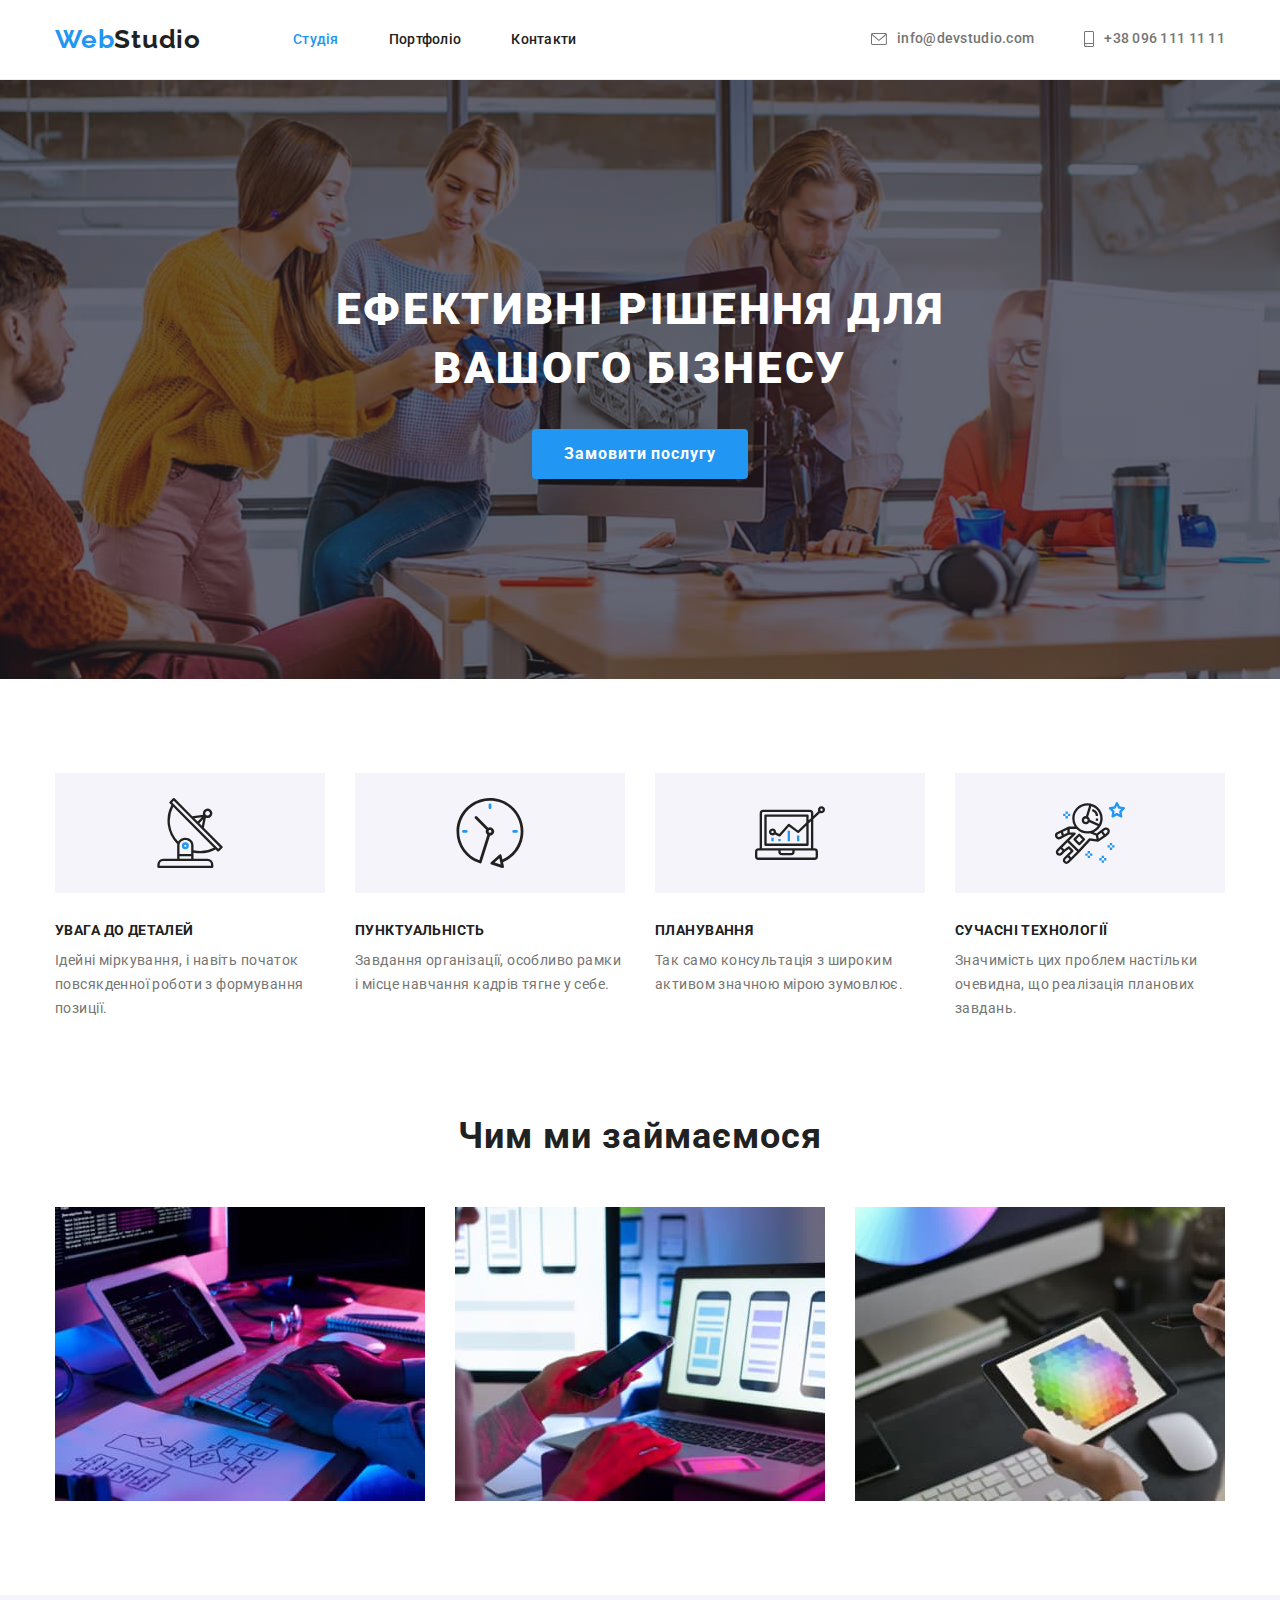
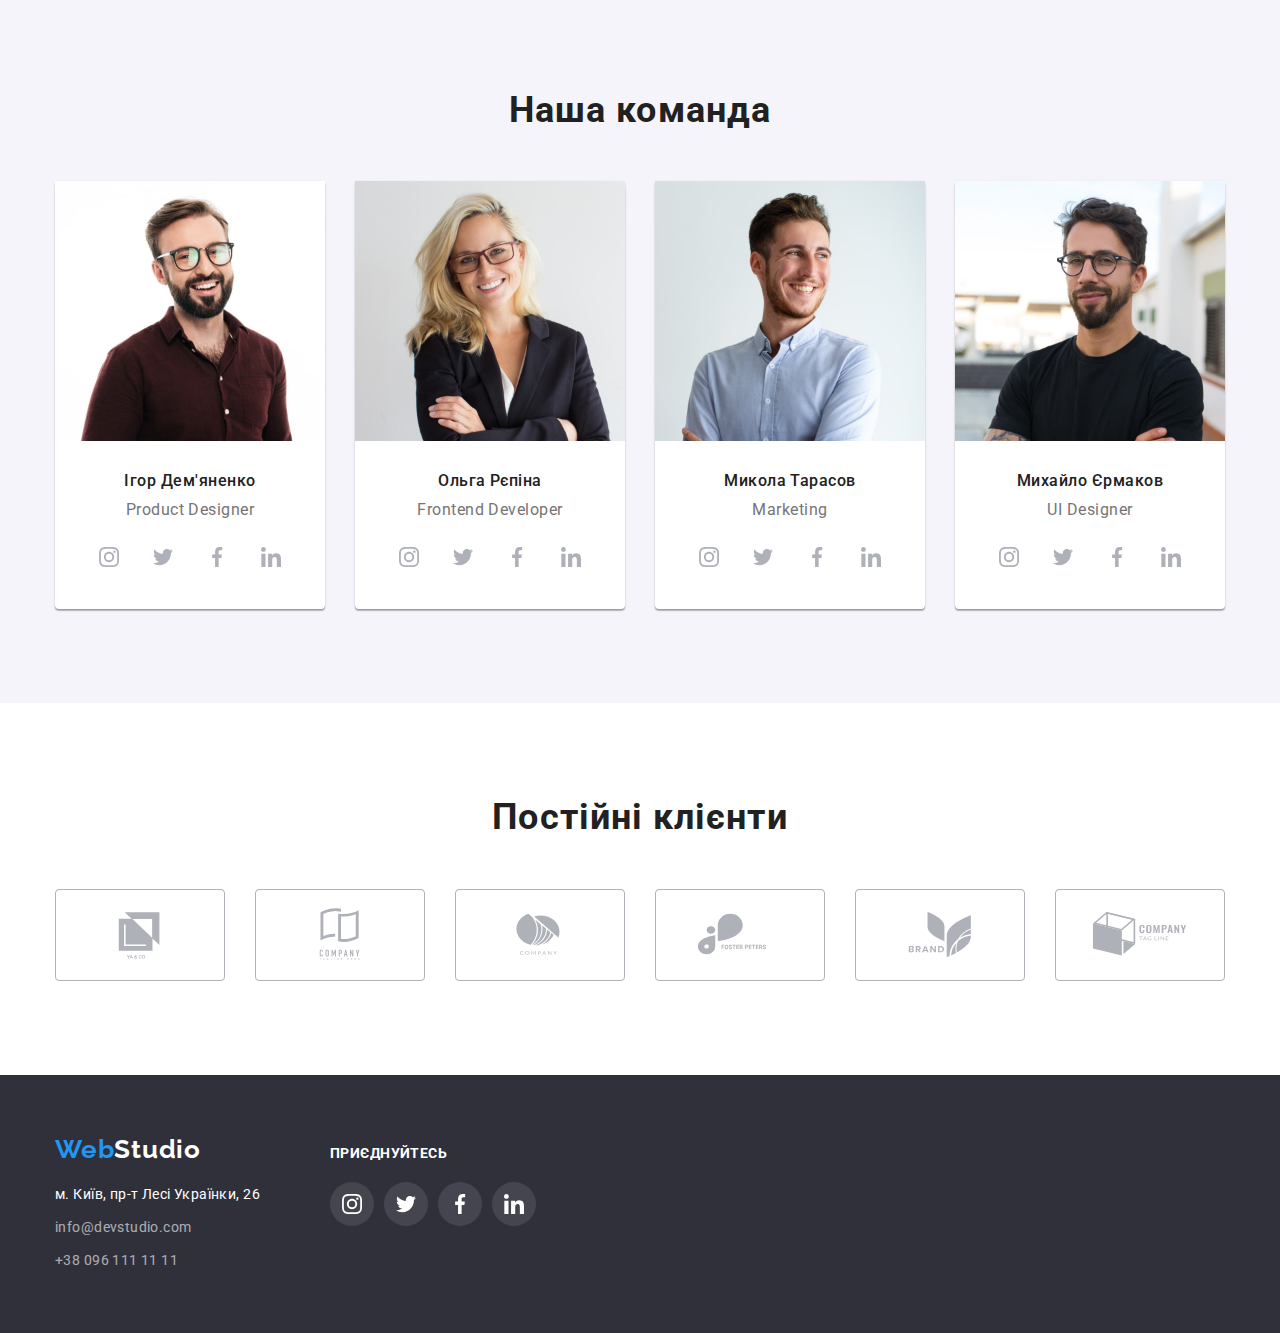
<file: index.html>
<!DOCTYPE html>
<html lang="uk">
  <head>
    <meta charset="UTF-8" />
    <meta http-equiv="X-UA-Compatible" content="IE=edge" />
    <meta name="viewport" content="width=device-width, initial-scale=1.0" />
    <title>Веб Студія</title>
    <link rel="preconnect" href="https://fonts.googleapis.com" />
    <link rel="preconnect" href="https://fonts.gstatic.com" crossorigin />
    <link
      rel="stylesheet"
      href="https://cdn.jsdelivr.net/npm/modern-normalize@1.1.0/modern-normalize.min.css"
    />
    <link
      href="https://fonts.googleapis.com/css2?family=Raleway:wght@700&family=Roboto:wght@400;500;700;900&display=swap"
      rel="stylesheet"
    />
    <link rel="stylesheet" href="./css/styles.css" />
  </head>
  <body>
    <header class="page-header">
      <div class="container">
        <nav class="page-navigation">
          <a class="logo link" href="./index.html"
            ><span class="logo-part">Web</span>Studio</a
          >
          <ul class="menu list">
            <li>
              <a class="menu-link link current" href="./index.html">Студія</a>
            </li>
            <li>
              <a class="menu-link link" href="./portfolio.html">Портфоліо</a>
            </li>
            <li><a class="menu-link link" href="#contacts">Контакти</a></li>
          </ul>
        </nav>
        <ul class="list menu-contacts">
          <li>
            <a class="mail-link link" href="mailto:info@devstudio.com">
              <svg class="mail-svg">
                <use href="./images/icons.svg#icon-envelope"></use>
              </svg>
              info@devstudio.com</a
            >
          </li>
          <li>
            <a class="phone-link link" href="tel:+380961111111">
              <svg class="phone-svg">
                <use href="./images/icons.svg#icon-smartphone"></use>
              </svg>
              +38 096 111 11 11</a
            >
          </li>
        </ul>
      </div>
    </header>
    <main>
      <section class="hero section">
        <div class="container">
          <h1 class="hero-title">Ефективні рішення для вашого бізнесу</h1>
          <button class="hero-button btn" type="button">
            Замовити послугу
          </button>
        </div>
      </section>
      <section class="features section">
        <div class="container">
          <h2 class="visually-hidden">Наші особливості</h2>
          <ul class="list list-features">
            <li class="features-item">
              <div class="features-box">
                <svg class="features-icon">
                  <use href="./images/icons.svg#icon-antenna-1"></use>
                </svg>
              </div>
              <h3 class="features-subtitle">Увага до деталей</h3>
              <p class="features-text">
                Ідейні міркування, і навіть початок повсякденної роботи з
                формування позиції.
              </p>
            </li>
            <li class="features-item">
              <div class="features-box">
                <svg class="features-icon">
                  <use href="./images/icons.svg#icon-clock-1"></use>
                </svg>
              </div>
              <h3 class="features-subtitle">Пунктуальність</h3>
              <p class="features-text">
                Завдання організації, особливо рамки і місце навчання кадрів
                тягне у себе.
              </p>
            </li>
            <li class="features-item">
              <div class="features-box">
                <svg class="features-icon">
                  <use href="./images/icons.svg#icon-diagram-1"></use>
                </svg>
              </div>
              <h3 class="features-subtitle">Планування</h3>
              <p class="features-text">
                Так само консультація з широким активом значною мірою зумовлює.
              </p>
            </li>
            <li class="features-item">
              <div class="features-box">
                <svg class="features-icon">
                  <use href="./images/icons.svg#icon-astronaut-1"></use>
                </svg>
              </div>
              <h3 class="features-subtitle">Сучасні технології</h3>
              <p class="features-text">
                Значимість цих проблем настільки очевидна, що реалізація
                планових завдань.
              </p>
            </li>
          </ul>
        </div>
      </section>
      <section class="work section">
        <div class="container">
          <h2 class="section-title">Чим ми займаємося</h2>
          <ul class="list list-work">
            <li class="work-item">
              <img
                class="work-img"
                src="./images/images-index/box1.jpg"
                alt="Лептоп"
                width="370"
                height="294"
              />
            </li>
            <li class="work-item">
              <img
                class="work-img"
                src="./images/images-index/box2.jpg"
                alt="Смартфон"
                width="370"
                height="294"
              />
            </li>
            <li class="work-item">
              <img
                class="work-img"
                src="./images/images-index/box3.jpg"
                alt="Планшет"
                width="370"
                height="294"
              />
            </li>
          </ul>
        </div>
      </section>
      <section class="team section">
        <div class="container">
          <h2 class="section-title">Наша команда</h2>
          <ul class="list team-list">
            <li class="team-item">
              <img
                class="team-img"
                src="./images/images-index/photo-igor.jpg"
                alt="Ігор Дем'яненко фото"
                width="270"
                height="260"
              />
              <div class="team-box">
                <h3 class="team-name">Ігор Дем'яненко</h3>
                <p class="team-place" lang="en">Product Designer</p>
                <ul class="team-social-list list">
                  <li class="team-social-item">
                    <a href="#" class="team-link link">
                      <svg class="team-logo-social">
                        <use href="./images/icons.svg#icon-instagram-2"></use>
                      </svg>
                    </a>
                  </li>
                  <li class="team-social-item">
                    <a href="#" class="team-link link">
                      <svg class="team-logo-social">
                        <use href="./images/icons.svg#icon-twitter-1"></use>
                      </svg>
                    </a>
                  </li>
                  <li class="team-social-item">
                    <a href="#" class="team-link link">
                      <svg class="team-logo-social">
                        <use href="./images/icons.svg#icon-facebook-1"></use>
                      </svg>
                    </a>
                  </li>
                  <li class="team-social-item">
                    <a href="#" class="team-link link">
                      <svg class="team-logo-social">
                        <use href="./images/icons.svg#icon-linkedin-1"></use>
                      </svg>
                    </a>
                  </li>
                </ul>
              </div>
            </li>
            <li class="team-item">
              <img
                class="team-img"
                src="./images/images-index/photo-olga.jpg"
                alt="Ольга Рєпіна фото"
                width="270"
                height="260"
              />
              <div class="team-box">
                <h3 class="team-name">Ольга Рєпіна</h3>
                <p class="team-place" lang="en">Frontend Developer</p>
                <ul class="team-social-list list">
                  <li class="team-social-item">
                    <a href="#" class="team-link link">
                      <svg class="team-logo-social">
                        <use href="./images/icons.svg#icon-instagram-2"></use>
                      </svg>
                    </a>
                  </li>
                  <li class="team-social-item">
                    <a href="#" class="team-link link">
                      <svg class="team-logo-social">
                        <use href="./images/icons.svg#icon-twitter-1"></use>
                      </svg>
                    </a>
                  </li>
                  <li class="team-social-item">
                    <a href="#" class="team-link link">
                      <svg class="team-logo-social">
                        <use href="./images/icons.svg#icon-facebook-1"></use>
                      </svg>
                    </a>
                  </li>
                  <li class="team-social-item">
                    <a href="#" class="team-link link">
                      <svg class="team-logo-social">
                        <use href="./images/icons.svg#icon-linkedin-1"></use>
                      </svg>
                    </a>
                  </li>
                </ul>
              </div>
            </li>
            <li class="team-item">
              <img
                class="team-img"
                src="./images/images-index/photo-mykola.jpg"
                alt="Микола Тарасов фото"
                width="270"
                height="260"
              />
              <div class="team-box">
                <h3 class="team-name">Микола Тарасов</h3>
                <p class="team-place" lang="en">Marketing</p>
                <ul class="team-social-list list">
                  <li class="team-social-item">
                    <a href="#" class="team-link link">
                      <svg class="team-logo-social">
                        <use href="./images/icons.svg#icon-instagram-2"></use>
                      </svg>
                    </a>
                  </li>
                  <li class="team-social-item">
                    <a href="#" class="team-link link">
                      <svg class="team-logo-social">
                        <use href="./images/icons.svg#icon-twitter-1"></use>
                      </svg>
                    </a>
                  </li>
                  <li class="team-social-item">
                    <a href="#" class="team-link link">
                      <svg class="team-logo-social">
                        <use href="./images/icons.svg#icon-facebook-1"></use>
                      </svg>
                    </a>
                  </li>
                  <li class="team-social-item">
                    <a href="#" class="team-link link">
                      <svg class="team-logo-social">
                        <use href="./images/icons.svg#icon-linkedin-1"></use>
                      </svg>
                    </a>
                  </li>
                </ul>
              </div>
            </li>
            <li class="team-item">
              <img
                class="team-img"
                src="./images/images-index/photo-mychailo.jpg"
                alt="Михайло Єрмаков фото"
                width="270"
                height="260"
              />
              <div class="team-box">
                <h3 class="team-name">Михайло Єрмаков</h3>
                <p class="team-place" lang="en">UI Designer</p>
                <ul class="team-social-list list">
                  <li class="team-social-item">
                    <a href="#" class="team-link link">
                      <svg class="team-logo-social">
                        <use href="./images/icons.svg#icon-instagram-2"></use>
                      </svg>
                    </a>
                  </li>
                  <li class="team-social-item">
                    <a href="#" class="team-link link">
                      <svg class="team-logo-social">
                        <use href="./images/icons.svg#icon-twitter-1"></use>
                      </svg>
                    </a>
                  </li>
                  <li class="team-social-item">
                    <a href="#" class="team-link link">
                      <svg class="team-logo-social">
                        <use href="./images/icons.svg#icon-facebook-1"></use>
                      </svg>
                    </a>
                  </li>
                  <li class="team-social-item">
                    <a href="#" class="team-link link">
                      <svg class="team-logo-social">
                        <use href="./images/icons.svg#icon-linkedin-1"></use>
                      </svg>
                    </a>
                  </li>
                </ul>
              </div>
            </li>
          </ul>
        </div>
      </section>
      <section class="clients section">
        <div class="container">
          <h2 class="clients-title">Постійні клієнти</h2>
          <ul class="clients-list list">
            <li class="clients-item">
              <a href="#" class="client-link link"
                ><svg class="client-logo">
                  <use href="./images/icons.svg#icon-Logo"></use></svg
              ></a>
            </li>
            <li class="clients-item">
              <a href="#" class="client-link link"
                ><svg class="client-logo">
                  <use href="./images/icons.svg#icon-Logo-2"></use></svg
              ></a>
            </li>
            <li class="clients-item">
              <a href="#" class="client-link link"
                ><svg class="client-logo">
                  <use href="./images/icons.svg#icon-Logo-3"></use></svg
              ></a>
            </li>
            <li class="clients-item">
              <a href="#" class="client-link link"
                ><svg class="client-logo">
                  <use href="./images/icons.svg#icon-Logo-4"></use></svg
              ></a>
            </li>
            <li class="clients-item">
              <a href="#" class="client-link link"
                ><svg class="client-logo">
                  <use href="./images/icons.svg#icon-Logo-5"></use></svg
              ></a>
            </li>
            <li class="clients-item">
              <a href="#" class="client-link link"
                ><svg class="client-logo">
                  <use href="./images/icons.svg#icon-Logo-6"></use></svg
              ></a>
            </li>
          </ul>
        </div>
      </section>
    </main>
    <footer class="footer" id="contacts">
      <div class="container">
        <div class="footer-address">
          <a class="footer-logo logo link" href="./index.html"
            ><span class="logo-part-footer">Web</span>Studio</a
          >
          <address class="contacts">
            <ul class="list">
              <li class="footer-item">
                <a
                  class="link contacts-address"
                  href="https://goo.gl/maps/Pqn4MnMT374ScPbN7"
                  target="_blank"
                  rel="noopener noreferrer nofollow"
                >
                  м. Київ, пр-т Лесі Українки, 26</a
                >
              </li>
              <li class="footer-item">
                <a class="link contacts-mail" href="mailto:info@devstudio.com"
                  >info@devstudio.com</a
                >
              </li>
              <li>
                <a class="link contacts-phone" href="tel:+380961111111"
                  >+38 096 111 11 11</a
                >
              </li>
            </ul>
          </address>
        </div>
        <div class="footer-social">
          <p class="join-title">Приєднуйтесь</p>
          <ul class="footer-icons-list list">
            <li class="footer-icons-item">
              <a href="#" class="footer-link link">
                <svg class="footer-icon">
                  <use href="./images/icons.svg#icon-instagram-2"></use>
                </svg>
              </a>
            </li>
            <li class="footer-icons-item">
              <a href="#" class="footer-link link">
                <svg class="footer-icon">
                  <use href="./images/icons.svg#icon-twitter-1"></use>
                </svg>
              </a>
            </li>
            <li class="footer-icons-item">
              <a href="#" class="footer-link link">
                <svg class="footer-icon">
                  <use href="./images/icons.svg#icon-facebook-1"></use>
                </svg>
              </a>
            </li>
            <li class="footer-icons-item">
              <a href="#" class="footer-link link">
                <svg class="footer-icon">
                  <use href="./images/icons.svg#icon-linkedin-1"></use>
                </svg>
              </a>
            </li>
          </ul>
        </div>
      </div>
    </footer>
  </body>
</html>
</file>
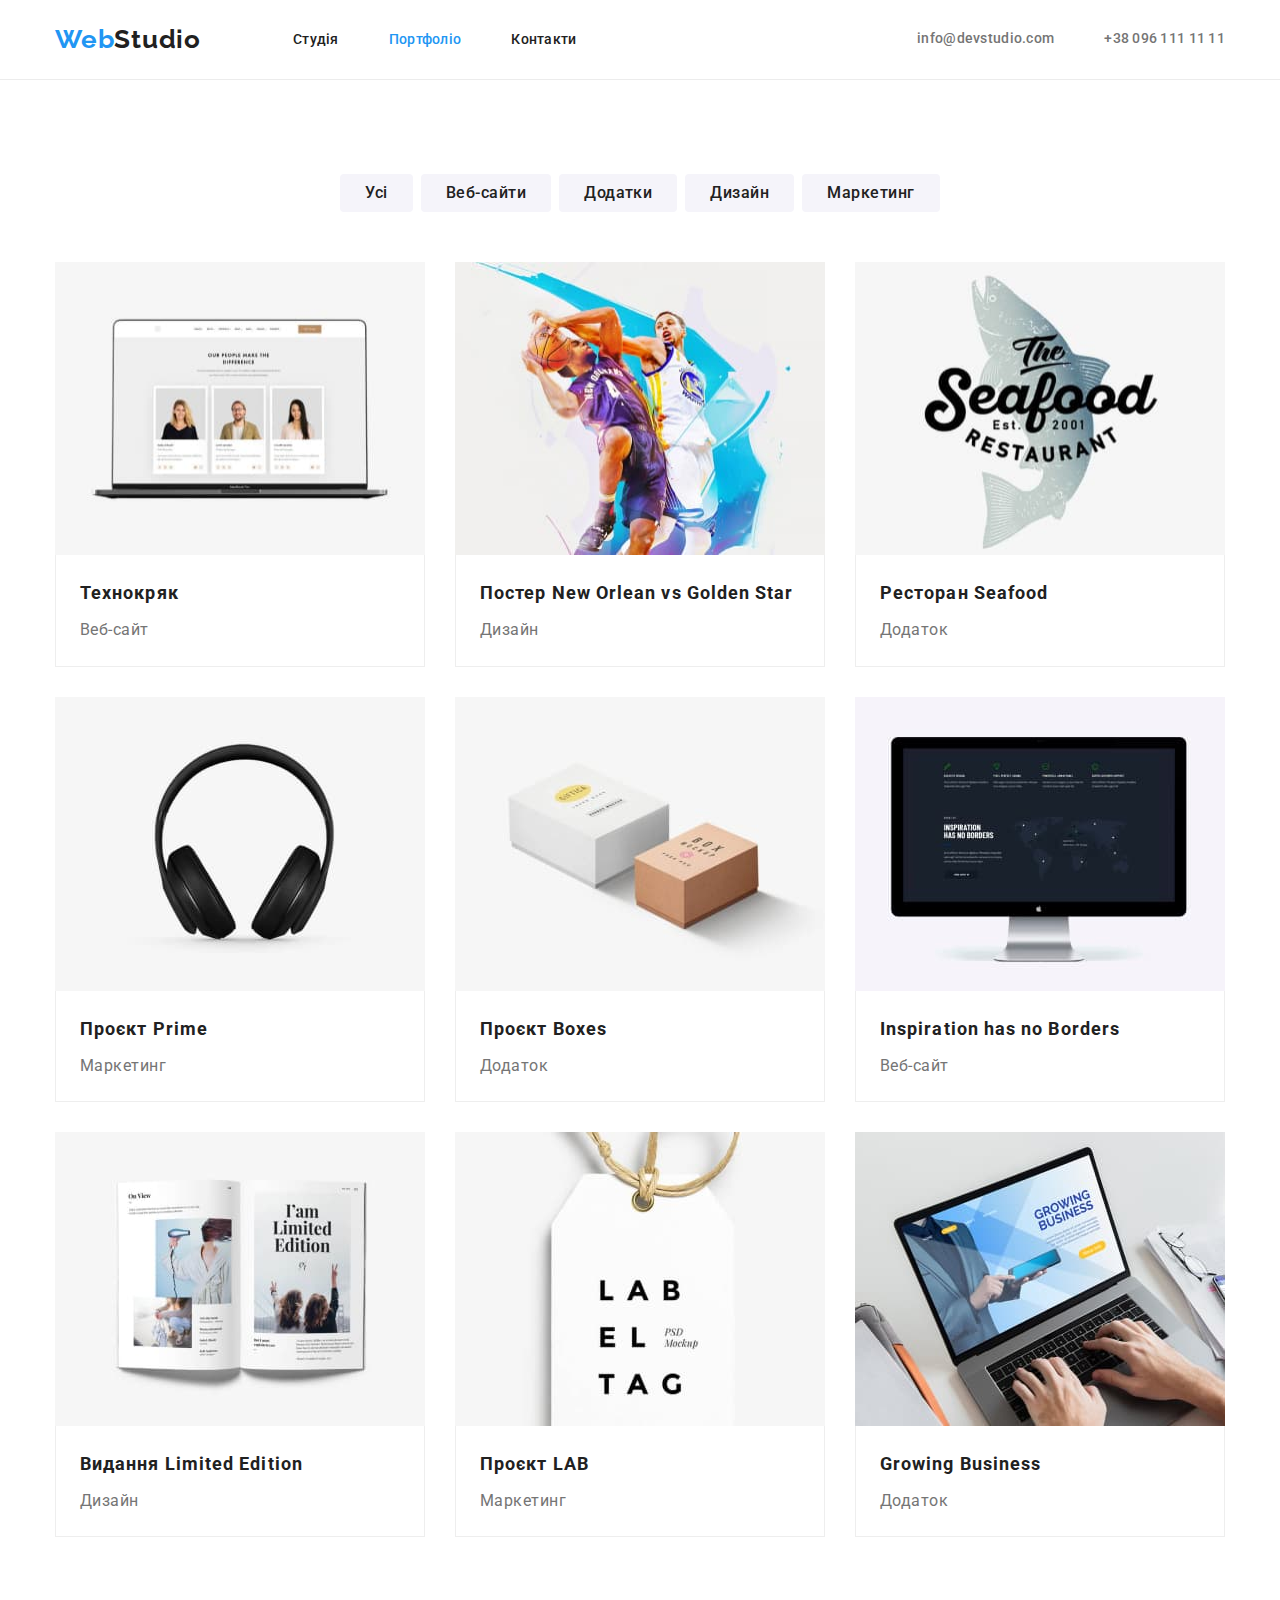
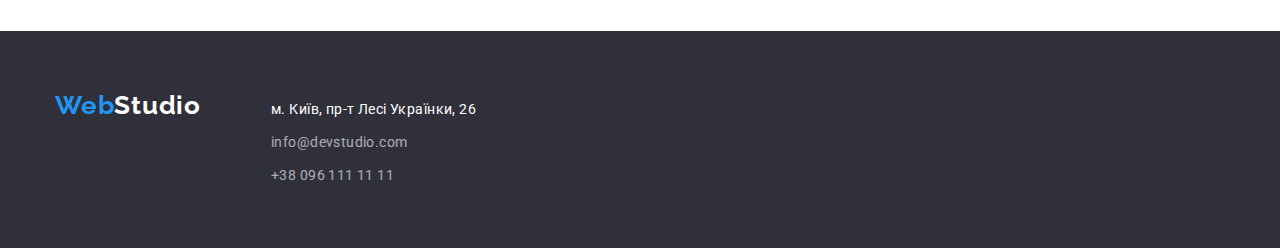
<file: portfolio.html>
<!DOCTYPE html>
<html lang="uk">
  <head>
    <meta charset="UTF-8" />
    <meta http-equiv="X-UA-Compatible" content="IE=edge" />
    <meta name="viewport" content="width=device-width, initial-scale=1.0" />
    <title>Портфоліо</title>
    <link rel="preconnect" href="https://fonts.googleapis.com" />
    <link rel="preconnect" href="https://fonts.gstatic.com" crossorigin />
    <link
      rel="stylesheet"
      href="https://cdn.jsdelivr.net/npm/modern-normalize@1.1.0/modern-normalize.min.css"
    />
    <link
      href="https://fonts.googleapis.com/css2?family=Raleway:wght@700&family=Roboto:wght@400;500;700;900&display=swap"
      rel="stylesheet"
    />
    <link rel="stylesheet" href="./css/styles.css" />
  </head>
  <body>
    <header class="page-header">
      <div class="container">
        <nav class="page-navigation">
          <a class="logo link" href="./index.html"
            ><span class="logo-part">Web</span>Studio</a
          >
          <ul class="menu list">
            <li>
              <a class="menu-link link" href="./index.html">Студія</a>
            </li>
            <li>
              <a class="menu-link link current" href="./portfolio.html"
                >Портфоліо</a
              >
            </li>
            <li><a class="menu-link link" href="">Контакти</a></li>
          </ul>
        </nav>
        <ul class="list menu-contacts">
          <li>
            <a class="mail-link link" href="mailto:info@devstudio.com"
              >info@devstudio.com</a
            >
          </li>
          <li>
            <a class="phone-link link" href="tel:+380961111111"
              >+38 096 111 11 11</a
            >
          </li>
        </ul>
      </div>
    </header>
    <main>
      <section class="portfolio section">
        <div class="container">
          <h1 class="visually-hidden">Портфоліо</h1>
          <ul class="list portfolio-menu">
            <li class="portfolio-menu-item">
              <button class="portfolio-button btn" type="button">Усі</button>
            </li>
            <li class="portfolio-menu-item">
              <button class="portfolio-button btn" type="button">
                Веб-сайти
              </button>
            </li>
            <li class="portfolio-menu-item">
              <button class="portfolio-button btn" type="button">
                Додатки
              </button>
            </li>
            <li class="portfolio-menu-item">
              <button class="portfolio-button btn" type="button">Дизайн</button>
            </li>
            <li class="portfolio-menu-item">
              <button class="portfolio-button btn" type="button">
                Маркетинг
              </button>
            </li>
          </ul>

          <ul class="list portfolio-list">
            <li class="portfolio-list-item">
              <a class="portfolio-box-link link" href="#"></a>
              <img
                class="portfolio-img"
                src="./images/images-portfolio/project-1.jpg"
                alt="Проект веб-сайту"
                width="370"
                height="294"
              />
              <div class="portfolio-container">
                <h2 class="portfolio-name">Технокряк</h2>
                <p class="portfolio-text">Веб-сайт</p>
              </div>
            </li>
            <li class="portfolio-list-item">
              <a class="portfolio-box-link link" href="#"></a>
              <img
                class="portfolio-img"
                src="./images/images-portfolio/project-2.jpg"
                alt="Постер баскетбол"
                width="370"
                height="294"
              />
              <div class="portfolio-container">
                <h2 class="portfolio-name">
                  Постер <span lang="en"> New Orlean vs Golden Star</span>
                </h2>
                <p class="portfolio-text">Дизайн</p>
              </div>
            </li>
            <li class="portfolio-list-item">
              <a class="portfolio-box-link link" href="#"></a>
              <img
                class="portfolio-img"
                src="./images/images-portfolio/project-3.jpg"
                alt="Проект ресторану"
                width="370"
                height="294"
              />
              <div class="portfolio-container">
                <h2 class="portfolio-name">
                  Ресторан <span lang="en">Seafood</span>
                </h2>
                <p class="portfolio-text">Додаток</p>
              </div>
            </li>
            <li class="portfolio-list-item">
              <a class="portfolio-box-link link" href="#"></a>
              <img
                class="portfolio-img"
                src="./images/images-portfolio/project-4.jpg"
                alt="Проект маркетингу"
                width="370"
                height="294"
              />
              <div class="portfolio-container">
                <h2 class="portfolio-name">
                  Проєкт <span lang="en">Prime</span>
                </h2>
                <p class="portfolio-text">Маркетинг</p>
              </div>
            </li>
            <li class="portfolio-list-item">
              <a class="portfolio-box-link link" href="#"></a>
              <img
                class="portfolio-img"
                src="./images/images-portfolio/project-5.jpg"
                alt="Проект додатку"
                width="370"
                height="294"
              />
              <div class="portfolio-container">
                <h2 class="portfolio-name">
                  Проєкт <span lang="en">Boxes</span>
                </h2>
                <p class="portfolio-text">Додаток</p>
              </div>
            </li>
            <li class="portfolio-list-item">
              <a class="portfolio-box-link link" href="#"></a>
              <img
                class="portfolio-img"
                src="./images/images-portfolio/project-6.jpg"
                alt="Проект веб-сайту"
                width="370"
                height="294"
              />
              <div class="portfolio-container">
                <h2 class="portfolio-name" lang="en">
                  Inspiration has no Borders
                </h2>
                <p class="portfolio-text">Веб-сайт</p>
              </div>
            </li>
            <li class="portfolio-list-item">
              <a class="portfolio-box-link link" href="#"></a>
              <img
                class="portfolio-img"
                src="./images/images-portfolio/project-7.jpg"
                alt="Проект Дизайну"
                width="370"
                height="294"
              />
              <div class="portfolio-container">
                <h2 class="portfolio-name">
                  Видання <span lang="en">Limited Edition</span>
                </h2>
                <p class="portfolio-text">Дизайн</p>
              </div>
            </li>
            <li class="portfolio-list-item">
              <a class="portfolio-box-link link" href="#"></a>
              <img
                class="portfolio-img"
                src="./images/images-portfolio/project-8.jpg"
                alt="Проект маркетингу"
                width="370"
                height="294"
              />
              <div class="portfolio-container">
                <h2 class="portfolio-name">
                  Проєкт <span lang="en">LAB</span>
                </h2>
                <p class="portfolio-text">Маркетинг</p>
              </div>
            </li>
            <li class="portfolio-list-item">
              <a class="portfolio-box-link link" href="#"></a>
              <img
                class="portfolio-img"
                src="./images/images-portfolio/project-9.jpg"
                alt="Проект додатку"
                width="370"
                height="294"
              />
              <div class="portfolio-container">
                <h2 class="portfolio-name" lang="en">Growing Business</h2>
                <p class="portfolio-text">Додаток</p>
              </div>
            </li>
          </ul>
        </div>
      </section>
    </main>
    <footer class="footer" id="contacts">
      <div class="container">
        <a class="footer-logo logo link footer-logo" href="./index.html"
          ><span class="logo-part-footer">Web</span>Studio</a
        >
        <address class="contacts">
          <ul class="list">
            <li class="footer-item">
              <a
                class="link contacts-address"
                href="https://goo.gl/maps/Pqn4MnMT374ScPbN7"
                target="_blank"
                rel="noopener noreferrer nofollow"
              >
                м. Київ, пр-т Лесі Українки, 26</a
              >
            </li>
            <li class="footer-item">
              <a class="link contacts-mail" href="mailto:info@devstudio.com"
                >info@devstudio.com</a
              >
            </li>
            <li>
              <a class="link contacts-phone" href="tel:+380961111111"
                >+38 096 111 11 11</a
              >
            </li>
          </ul>
        </address>
      </div>
    </footer>
  </body>
</html>
</file>
<file: css/styles.css>
:root {
  --black-color: #000000;
  --accent-color: #2196f3;
  --primary-bgc: #ffffff;
  --black-hero: #2f303a;
  --team-bg: #f5f4fa;
  --black-link: #212121;
  --grey-header: #757575;
  --blue-hover: #188ce8;
  --border-header: #ececec;
  --border-white: #eeeeee;
  --logo-color: #afb1b8;
}
body {
  background-color: var(--primary-bgc);
  font-family: "Roboto", sans-serif;
  color: var(--black-link);
}

.link {
  text-decoration: none;
}
.list {
  list-style: none;
}
.btn {
  cursor: pointer;
}
h1,
h2,
h3,
h4,
p {
  margin-top: 0;
  margin-bottom: 0;
}

ul,
ol {
  margin-top: 0;
  margin-bottom: 0;
  padding-left: 0;
}
img {
  display: block;
  max-width: 100%;
  height: auto;
}
.container {
  width: 1200px;
  padding: 0 15px;
  margin-left: auto;
  margin-right: auto;
}

/* Header styles */
.page-header {
  padding-top: 25px;
  padding-bottom: 25px;
}
.page-header {
  border-bottom: 1px solid var(--border-header);
}
.page-header > .container {
  display: flex;
  justify-content: space-between;
  align-items: center;
}
.page-navigation {
  display: flex;
  align-items: center;
}
.logo.link {
  margin-right: 92px;
}
.menu {
  display: flex;
  align-items: center;
  gap: 50px;
}
.menu-contacts {
  display: flex;
  align-items: center;
  gap: 50px;
}
.logo {
  font-family: "Raleway", sans-serif;
  font-weight: 700;
  font-size: 26px;
  line-height: 1.1;
  letter-spacing: 0.03em;
  color: inherit;
}
.logo-part {
  color: var(--accent-color);
}
.menu-link {
  font-weight: 500;
  font-size: 14px;
  line-height: 1.14;
  letter-spacing: 0.02em;
  color: var(--black-link);
}
.mail-link,
.phone-link {
  display: flex;
  align-items: center;
  column-gap: 10px;
  font-weight: 500;
  font-size: 14px;
  line-height: 1.14;
  letter-spacing: 0.02em;
  color: var(--grey-header);
}
.menu-link:hover,
.menu-link:focus,
.mail-link:hover,
.mail-link:focus,
.phone-link:hover,
.phone-link:focus {
  color: var(--accent-color);
}
.link.current {
  color: var(--accent-color);
}
.mail-svg {
  width: 16px;
  height: 12px;
}

.phone-svg {
  width: 10px;
  height: 16px;
}

.mail-svg,
.phone-svg {
  fill: currentColor;
}

.mail-link:focus .mail-svg,
.mail-link:focus .mail-svg,
.phone-link:hover .phone-svg,
.phone-link:focus .phone-svg {
  fill: var(--accent-color);
}

.section {
  padding-top: 94px;
  padding-bottom: 94px;
}
/* Головний заголовок */
.hero {
  background-color: var(--black-hero);
  background-image: linear-gradient(
      0deg,
      rgba(47, 48, 58, 0.4),
      rgba(47, 48, 58, 0.4)
    ),
    url(../images/images-index/img-hero.jpg);
  background-size: cover;
  background-repeat: no-repeat;
  background-position: center;
  max-width: 1600px;
  margin: 0 auto;
  text-align: center;
  padding-top: 200px;
  padding-bottom: 200px;
  text-align: center;
  padding-top: 200px;
  padding-bottom: 200px;
}
.hero-title {
  font-family: "Roboto";
  font-style: normal;
  font-weight: 900;
  font-size: 44px;
  line-height: 1.36;
  letter-spacing: 0.06em;
  text-transform: uppercase;
  color: var(--primary-bgc);
  width: 696px;
  margin-bottom: 30px;
  margin-left: auto;
  margin-right: auto;
}
.hero-button {
  display: inline-block;
  font-weight: 700;
  font-size: 16px;
  line-height: 1.86;
  align-items: center;
  letter-spacing: 0.06em;
  background-color: var(--accent-color);
  color: var(--primary-bgc);
  padding: 10px 32px;
  border-radius: 4px;
  border: none;
}
.hero-button:hover,
.hero-button:focus {
  background-color: var(--blue-hover);
}
/* Наші особливості */
.visually-hidden {
  position: absolute;
  white-space: nowrap;
  width: 1px;
  height: 1px;
  overflow: hidden;
  border: 0;
  padding: 0;
  clip: rect(0 0 0 0);
  clip-path: inset(50%);
  margin: -1px;
}
.features {
  padding-bottom: 0;
}
.list-features {
  display: flex;
  justify-content: space-between;
  gap: 30px;
}
.features-item {
  flex-basis: calc((100% - 90px) / 4);
}
.features-box {
  display: flex;
  justify-content: center;
  align-items: center;
  height: 120px;
  margin-bottom: 30px;
  background-color: var(--team-bg);
}
.features-icon {
  width: 70px;
  height: 70px;
}

.features-subtitle {
  font-weight: 700;
  font-size: 14px;
  line-height: 1.14;
  letter-spacing: 0.03em;
  text-transform: uppercase;
  margin-bottom: 10px;
}
.features-text {
  font-weight: 400;
  font-size: 14px;
  line-height: 1.71;
  letter-spacing: 0.03em;
  color: var(--grey-header);
}
/* Чим ми займаємось */
.section-title {
  font-weight: 700;
  font-size: 36px;
  line-height: 1.17;
  text-align: center;
  letter-spacing: 0.03em;
  margin-bottom: 50px;
}
.list-work {
  display: flex;
  justify-content: space-between;
}

/* Наша команда */
.team {
  background-color: var(--team-bg);
}
.team-list {
  display: flex;
  justify-content: space-between;
  gap: 30px;
  padding: 0px;
}
.team-box {
  padding-top: 30px;
  padding-bottom: 30px;
}
.team-name {
  font-weight: 500;
  font-size: 16px;
  line-height: 1.19;
  letter-spacing: 0.03em;
  text-align: center;
  margin-bottom: 10px;
}
.team-place {
  font-family: "Roboto";
  font-style: normal;
  font-weight: 400;
  font-size: 16px;
  line-height: 1.19;
  letter-spacing: 0.03em;
  color: var(--grey-header);
  text-align: center;
  margin-bottom: 16px;
}
.team-social-list {
  display: flex;
  justify-content: center;
  gap: 10px;
}

.team-link {
  display: flex;
  justify-content: center;
  align-items: center;
  width: 44px;
  height: 44px;
  border-radius: 50%;
}
.team-link:hover,
.team-link:focus {
  background-color: var(--accent-color);
}

.team-link:hover .team-logo-social,
.team-link:focus .team-logo-social {
  fill: var(--primary-bgc);
}
.team-logo-social {
  width: 20px;
  height: 20px;
  fill: var(--logo-color);
}
.team-item {
  background-color: var(--primary-bgc);
  border-radius: 4px;
  flex-basis: calc((100%-90px) / 4);
  box-shadow: 0px 1px 3px rgba(0, 0, 0, 0.12), 0px 1px 1px rgba(0, 0, 0, 0.14),
    0px 2px 1px rgba(0, 0, 0, 0.2);
}
/* Наші клієнти */
.clients-title {
  font-weight: 700;
  font-size: 36px;
  line-height: 1.16;
  text-align: center;
  letter-spacing: 0.03em;
  color: var(--primary-text-color);
  margin-bottom: 50px;
}

.clients-list {
  display: flex;
  justify-content: center;
  gap: 30px;
}

.client-link {
  display: flex;
  justify-content: center;
  align-items: center;
  width: 170px;
  height: 92px;
  border-radius: 4px;
  border: 1px solid var(--logo-color);
}

.client-link:hover,
.client-link:focus {
  border: 1px solid var(--accent-color);
}
.client-link:hover .client-logo,
.client-link:focus .client-logo {
  fill: var(--accent-color);
}
.client-logo {
  width: 106px;
  height: 60px;
  fill: var(--logo-color);
}
/* Сторінка портфолоіо */

.portfolio-menu {
  display: flex;
  justify-content: center;
  gap: 8px;
  margin-bottom: 50px;
}
.portfolio-button {
  font-weight: 500;
  font-size: 16px;
  line-height: 1.62;
  letter-spacing: 0.03em;
  color: inherit;
  background-color: var(--team-bg);
  display: inline-block;
  padding: 6px 25px;
  border-radius: 4px;
  border: none;
}
.portfolio-button:hover,
.portfolio-button:focus {
  color: var(--primary-bgc);
  background-color: var(--accent-color);
  box-shadow: 0px 3px 1px rgba(0, 0, 0, 0.1), 0px 1px 2px rgba(0, 0, 0, 0.08),
    0px 2px 2px rgba(0, 0, 0, 0.12);
}
.btn.current {
  background-color: var(--accent-color);
  color: var(--primary-bgc);
}
.portfolio-list {
  display: flex;
  flex-wrap: wrap;
  gap: 30px;
}
.portfolio-list-item {
  flex-basis: calc((100% - 60px) / 3);
}
.portfolio-box-link {
  color: inherit;
  display: block;
}

.portfolio-box-link:hover,
.portfolio-box-link:focus {
  box-shadow: 0px 1px 1px rgba(0, 0, 0, 0.12), 0px 4px 4px rgba(0, 0, 0, 0.06),
    1px 4px 6px rgba(0, 0, 0, 0.16);
}

.portfolio-container {
  padding: 20px 24px;
  border-bottom: solid 1px var(--border-white);
  border-left: solid 1px var(--border-white);
  border-right: solid 1px var(--border-white);
}
.portfolio-name {
  font-weight: 700;
  font-size: 18px;
  line-height: 2;
  letter-spacing: 0.06em;
  margin-bottom: 4px;
}
.portfolio-text {
  font-weight: 400;
  font-size: 16px;
  line-height: 1.88;
  letter-spacing: 0.03em;
  color: var(--grey-header);
}

/* Footer styles */
.footer .container {
  display: flex;
  gap: 70px;
  align-items: baseline;
}
.footer {
  background-color: var(--black-hero);
  color: var(--primary-bgc);
}
.footer {
  padding-top: 60px;
  padding-bottom: 60px;
}
.join-title {
  font-weight: 700;
  font-size: 14px;
  line-height: 1.14;
  letter-spacing: 0.03em;
  text-transform: uppercase;
  color: var(--primary-bgc);
  margin-bottom: 20px;
}

.footer-icon {
  width: 20px;
  height: 20px;
  fill: var(--primary-bgc);
}
.footer-link {
  display: flex;
  align-items: center;
  justify-content: center;
  width: 44px;
  height: 44px;
  border-radius: 50%;
  background-color: rgba(255, 255, 255, 0.1);
}
.footer .logo.link {
  display: inline-block;
  margin-right: 0;
  margin-bottom: 20px;
}

.footer-link:hover,
.footer-link:focus {
  background-color: var(--accent-color);
}
.footer-icons-list {
  display: flex;
  justify-content: center;
  column-gap: 10px;
}

.logo-part-footer {
  color: var(--accent-color);
}

.footer-item {
  margin-bottom: 9px;
}

.contacts {
  font-style: normal;
  font-weight: 400;
  font-size: 14px;
  line-height: 1.71;
  letter-spacing: 0.03em;
}
.contacts-address,
.contacts-mail,
.contacts-phone {
  color: inherit;
}
.contacts-mail,
.contacts-phone {
  opacity: 60%;
}
.contacts-address:hover,
.contacts-address:focus,
.contacts-mail:hover,
.contacts-mail:focus,
.contacts-phone:hover,
.contacts-phone:focus {
  color: var(--accent-color);
}
</file>
